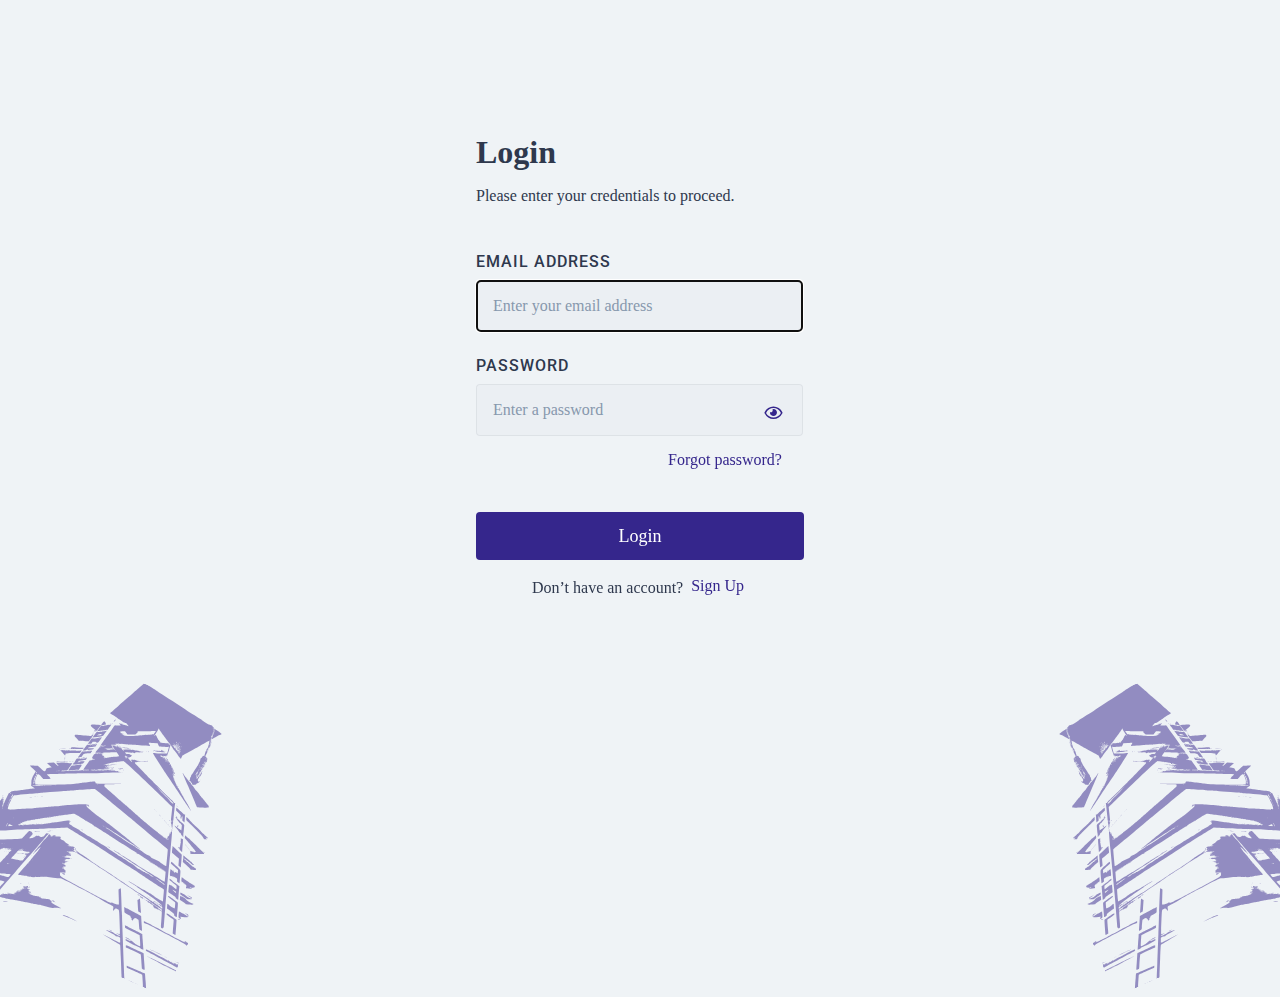
<file: index.html>
<!DOCTYPE html>
<html lang="en">

<head>
    <meta charset="UTF-8">
    <meta http-equiv="X-UA-Compatible" content="IE=edge">
    <meta name="viewport" content="width=device-width, initial-scale=1.0">
    <title>Tech School Dashboard </title>
    <link rel="stylesheet" href="style.css">
    <style>
        @import url('https://fonts.googleapis.com/css2?family=Roboto+Mono:ital,wght@0,100;0,200;0,300;0,400;0,500;0,600;0,700;1,100;1,200;1,300;1,400;1,500;1,600;1,700&family=Roboto:ital,wght@0,100;0,300;0,400;0,500;0,700;0,900;1,100;1,300;1,400;1,500;1,700;1,900&display=swap');
    </style>
    <link rel="stylesheet" href="https://cdnjs.cloudflare.com/ajax/libs/font-awesome/5.13.0/css/all.min.css">


</head>

<body>
    <main class="Container">

        <div class="Form-container">

            <form action="/dashboard.html" class="form">

                <h3 class="form-header">Login</h3>
                <p class="form-caption">Please enter
                    your credentials to proceed.</p>

                <div class="form-email">
                    <label for="email" class="form-label">EMAIL ADDRESS</label>
                    <input type="email" name="email-address" id="email-address" autocomplete="on"
                        placeholder="Enter your email address" autofocus required>
                </div>


                <div class="form-password">

                    <label for="password" class="Form-label">PASSWORD</label>
                    <input type="password" name="password" id="password" placeholder="Enter a password" required>
                    <i class="far fa-eye" aria-hidden="true" id="togglePassword" style="cursor: pointer;"></i>

                </div>

                <div class="Forgot-pswd">
                    <span>Forgot password?</span>
                </div>

                <a href="/dashboard.css">

                    <div class="form-btn">
                        <button type="submit"> Login </button>
                    </div>
                </a>
                    <div class="form-noacct">
                        <p class="no-account"> Don’t have an account?</p>
                        <p class="sign-up">Sign Up</p>
                    </div>


            </form>

            <div class="login-imgs">

                <img src="./img/books1.svg" alt="stacks of books" class="img-1">
                <img src="./img/books2.svg" alt="stacks of books" class="img-2">

            </div>

        </div>

    </main>

    <script src="index.js"></script>



</body>

</html>
</file>
<file: style.css>
html {
  font-size: 100%;
}

body {
  margin: 0;
  padding: 0;
  box-sizing: border-box;
  background: #eff3f6;
  overflow: hidden;
}

.Container {
  display: flex;
  width: 22.5rem;
  align-items: center;
  max-width: 100%;
  min-height: 50rem;
  margin: 0 1rem;
}

@media all and (min-width: 400px) and (max-width: 2000px) {
  .Container {
    display: flex;
    align-items: center;
    /*width: 22.5rem;*/
    max-width: 100%;
    min-height: 50rem;
    margin: 0 auto;
  }
}

@media screen and (min-width: 280px) and (max-width: 340px) {
  .Container {
    display: flex;
    align-items: center;
    /*width: 22.5rem;*/
    max-width: 100%;
    min-height: 50rem;
    margin: 0 auto;
  }
}

.form {
  padding-left: 1rem;
  padding-right: 1rem;
  margin-bottom: 6rem;
}

@media screen and (min-width: 280px) and (max-width: 340px) {
  .form {
    padding-left: 1rem;
    padding-right: 1rem;
    margin-bottom: 13.5rem;
  }
}

.Form-container {
  width: 100%;
  max-width: 100%;
  /*min-height: 27.9rem;*/
}

.form-header {
  font-family: "Helvetica Neue";
  font-style: normal;
  font-weight: 700;
  font-size: 2rem;
  line-height: 2rem;
  color: #2e384d;
  margin-bottom: 0.75rem;
  margin-top: 1rem;
}

.form-caption {
  font-family: "Helvetica Neue";
  font-style: normal;
  font-weight: 400;
  font-size: 1rem;
  line-height: 1.5rem;
  color: #2e384d;
}

label {
  font-family: "Roboto";
  font-style: normal;
  font-weight: 500;
  font-size: 1rem;
  line-height: 1.25rem;
  letter-spacing: 0.063rem;
  color: #2e384d;
}

.form-email {
  margin-top: 2.8rem;
  margin-bottom: 1.5rem;
}

input[type="email"],
input[type="password"],
input[type="text"] {
  display: flex;
  width: 19.2rem;
  height: 3rem;
  border-radius: 0.25rem;
  background: rgba(46, 56, 77, 0.02);
  border: 0.063rem solid rgba(46, 56, 77, 0.07);
  margin-top: 0.5rem;
  margin-bottom: 0.75rem;
  padding-left: 1rem;
}

@media screen and (min-width: 280px) and (max-width: 340px) {
  input[type="email"],
  input[type="password"],
  input[type="text"] {
    display: flex;
    width: 17rem;
    height: 3rem;
    border-radius: 0.25rem;
    background: rgba(46, 56, 77, 0.02);
    border: 0.063rem solid rgba(46, 56, 77, 0.07);
    margin-top: 0.5rem;
    margin-bottom: 0.75rem;
    padding-left: 1rem;
  }
}

#togglePassword {
  margin-left: 18rem;
  top: 25.3rem;
  position: absolute;
  z-index: 5;
  color: #35268c;
}

@media screen and (min-width: 280px) and (max-width: 340px) {
  #togglePassword {
    margin-left: 16rem;
    top: 22.4rem;
    position: absolute;
    z-index: 5;
    color: #35268c;
  }
}

::placeholder {
  font-family: "Helvetica Neue";
  font-style: normal;
  font-weight: 400;
  font-size: 1rem;
  line-height: 1rem;
  color: #8798ad;
}

.Forgot-pswd {
  width: 8.375rem;
  margin-left: 12rem;
  margin-bottom: 2.5rem;
  font-family: "Helvetica Neue";
  font-style: normal;
  font-weight: 400;
  font-size: 1rem;
  line-height: 1.5rem;
  color: #35268c;
}

@media screen and (min-width: 280px) and (max-width: 340px) {
  .Forgot-pswd {
    width: 8.375rem;
    margin-left: 10rem;
    margin-bottom: 2rem;
    font-family: "Helvetica Neue";
    font-style: normal;
    font-weight: 400;
    font-size: 1rem;
    line-height: 1.5rem;
    color: #35268c;
  }
}

button {
  width: 20.5rem;
  height: 3rem;
  border-radius: 0.25rem;
  border: none;
  background-color: #35268c;
  font-family: "Helvetica Neue";
  font-style: normal;
  font-weight: 500;
  font-size: 1.125rem;
  line-height: 1.5rem;
  color: #ffffff;
  cursor: pointer;
}

@media screen and (min-width: 280px) and (max-width: 340px) {
  button {
    width: 18rem;
    height: 3rem;
    border-radius: 0.25rem;
    border: none;
    background-color: #35268c;
    font-family: "Helvetica Neue";
    font-style: normal;
    font-weight: 500;
    font-size: 1.125rem;
    line-height: 1.5rem;
    color: #ffffff;
    cursor: pointer;
  }
}

button:hover {
  opacity: 80%;
}

button::-ms-thumb {
  opacity: 80%;
}

.form-noacct {
  display: flex;
  height: 1.5rem;
  margin-left: 3.5rem;
}

@media screen and (min-width: 280px) and (max-width: 340px) {
  .form-noacct {
    display: flex;
    height: 1.5rem;
    margin-left: 1.8rem;
  }
}

.no-account {
  font-family: "Helvetica Neue";
  font-style: normal;
  font-weight: 400;
  font-size: 1rem;
  line-height: 1.5rem;
  color: #2e384d;
  padding-right: 0.5rem;
}

.sign-up {
  font-family: "Helvetica Neue";
  font-style: normal;
  font-weight: 500;
  font-size: 1rem;
  line-height: 1.25rem;
  color: #35268c;
}

.login-imgs {
  display: flex;
}

.img-1 {
  width: 102px;
  height: 130px;
  position: absolute;
  left: 0.052%;
  top: 92%;
  bottom: -10%;
  transform: rotate(24deg);
}

.img-2 {
  width: 102px;
  height: 130px;
  position: absolute;
  right: 0%;
  top: 92%;
  bottom: -10%;
  transform: rotate(-24deg);
}

@media all and (min-width: 700px) and (max-width: 2000px) {
  .img-1 {
    width: 230px;
    height: 278px;
    position: absolute;
    left: 0.052%;
    right: 68.06%;
    top: 76%;
  }

  .img-2 {
    width: 230px;
    height: 278px;
    position: absolute;
    right: 0%;
    top: 76%;
  }
}

@media screen and (min-width: 280px) and (max-width: 340px) {
  .img-1 {
    width: 96px;
    height: 120px;
    position: absolute;
    left: 0.052%;
    top: 100%;
    transform: rotate(24deg);
  }

  .img-2 {
    width: 96px;
    height: 120px;
    position: absolute;
    right: 0%;
    top: 100%;
    transform: rotate(-24deg);
  }
}
</file>
